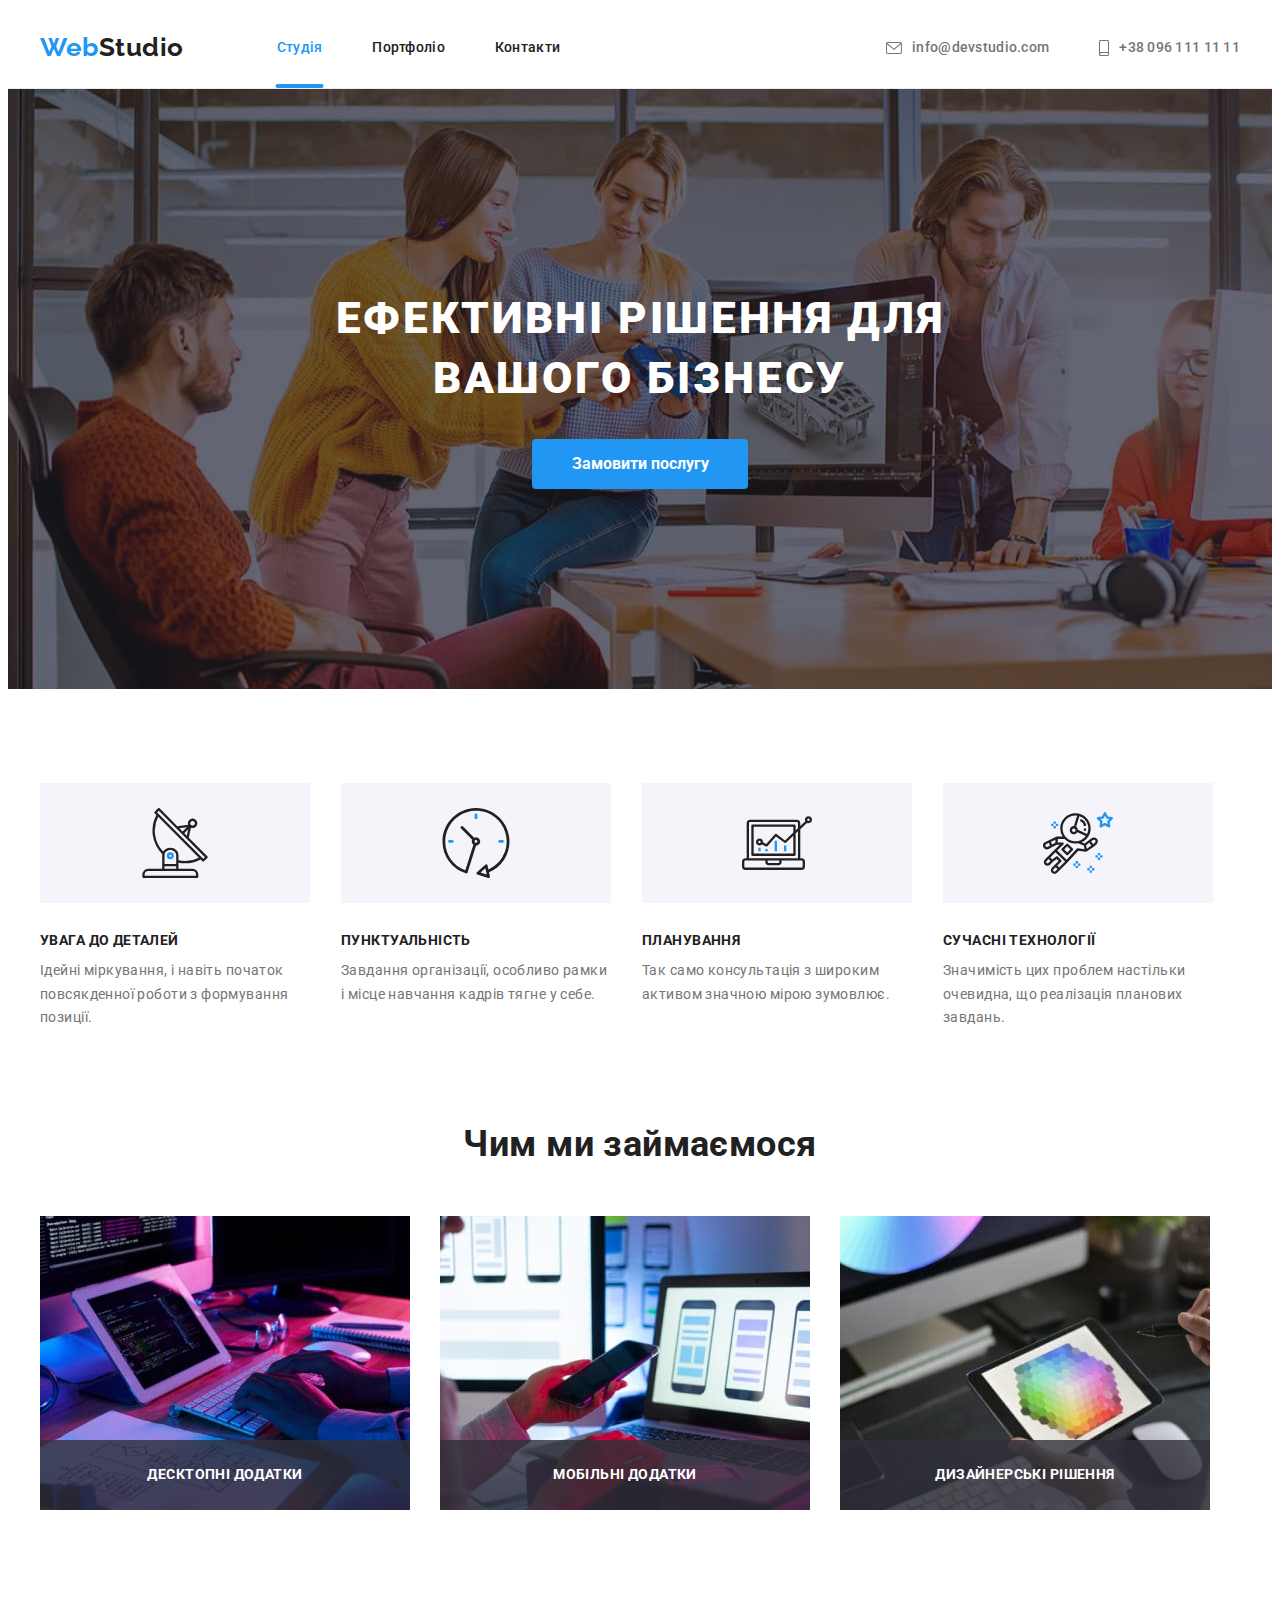
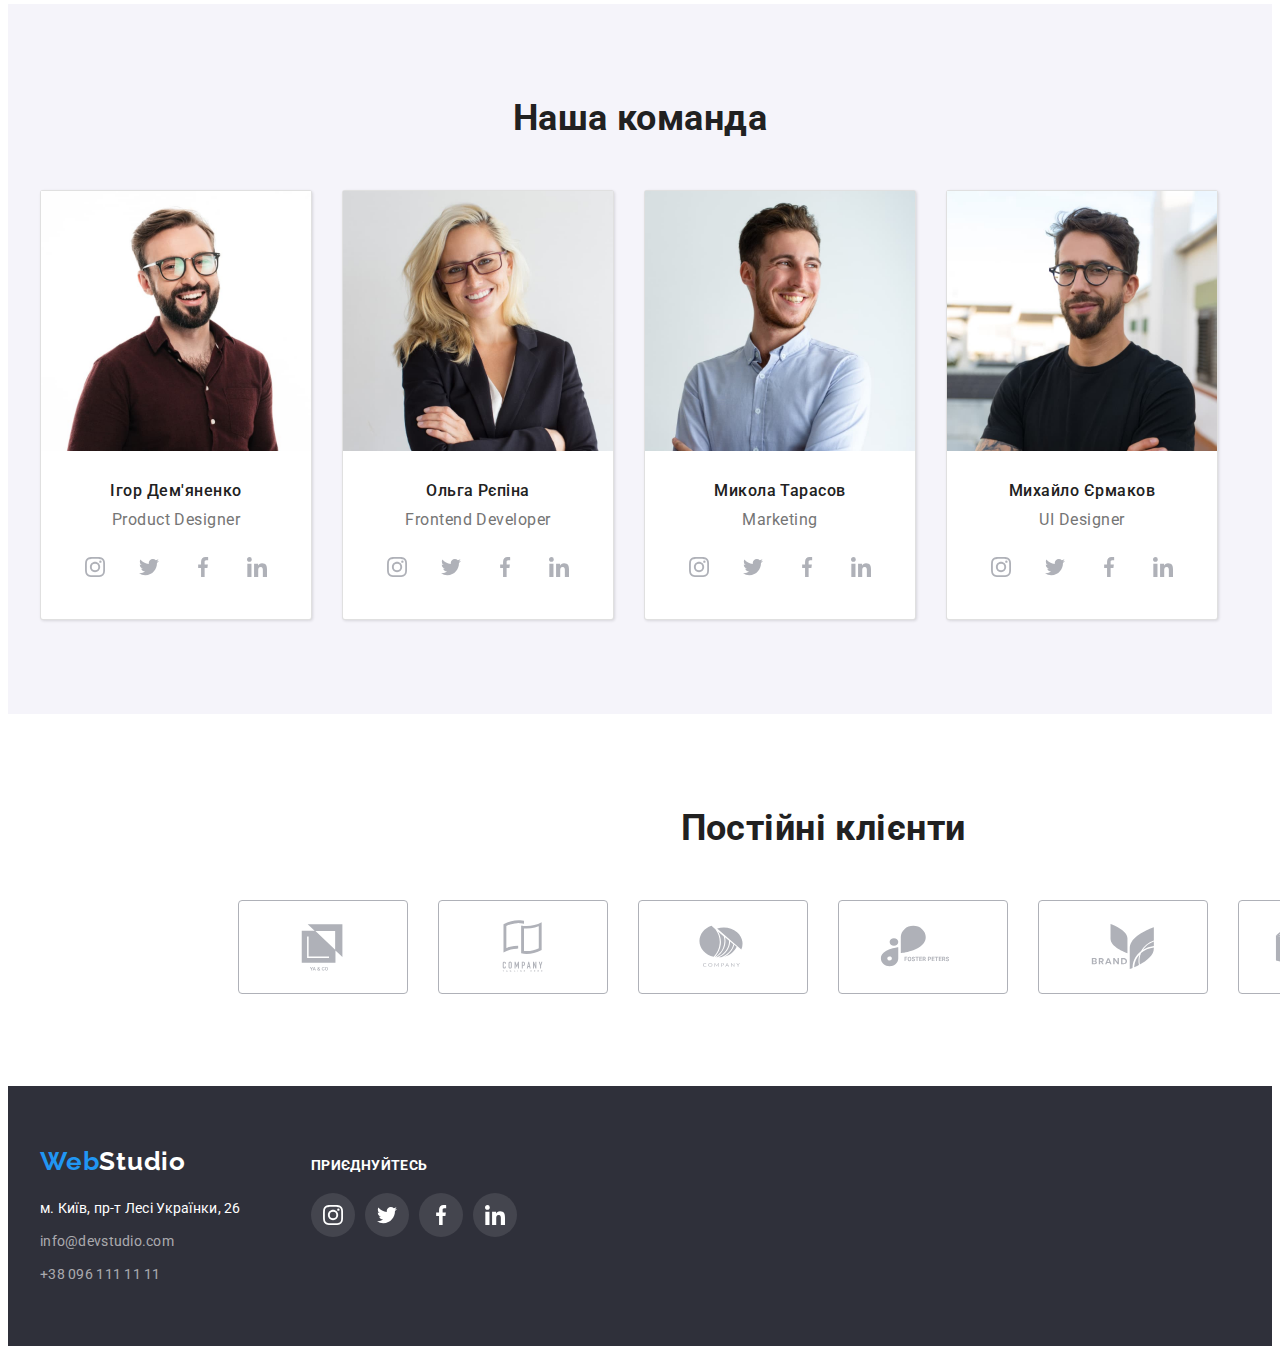
<file: index.html>
<!DOCTYPE html>
<html lang="uk">
  <head>
    <meta charset="UTF-8" />
    <meta http-equiv="X-UA-Compatible" content="IE=edge" />
    <meta name="viewport" content="width=device-width, initial-scale=1.0" />
    <link rel="preconnect" href="https://fonts.googleapis.com" />
    <link rel="preconnect" href="https://fonts.gstatic.com" crossorigin />
    <link
      href="https://fonts.googleapis.com/css2?family=Raleway:wght@700&family=Roboto:wght@400;500;700;900&display=swap"
      rel="stylesheet"
    />

    <!-- Modern-Marmalize -->
    <link
      rel="stylesheet"
      href="https://cdnjs.cloudflare.com/ajax/libs/modern-normalize/1.1.0/modern-normalize.min.css"
      integrity="sha512-wpPYUAdjBVSE4KJnH1VR1HeZfpl1ub8YT/NKx4PuQ5NmX2tKuGu6U/JRp5y+Y8XG2tV+wKQpNHVUX03MfMFn9Q=="
      crossorigin="anonymous"
      referrerpolicy="no-referrer"
    />
    <!-- Custom styles -->

    <link rel="stylesheet" href="css/styles.css" />
    <title>Web-Studio</title>
  </head>

  <body>
    <header class="head">
      <div class="header-container container">
        <a class="logo-head link" href="">
          <span class="web">Web</span>Studio
        </a>
        <nav>
          <ul class="list menu">
            <li class="item-menu">
              <a class="link current" href="">Студія</a>
            </li>
            <li class="item-menu">
              <a
                class="link link-portfolio"
                target="_blank"
                href="./portfolio.html"
                >Портфоліо</a
              >
            </li>
            <li class="item-menu">
              <a class="link link-contact" href="">Контакти</a>
            </li>
          </ul>
        </nav>
        <ul class="contacts list">
          <li class="contact-item">
            <a class="contact-header link" href="mailto:info@devstudio.com">
              <svg class="header-icon" width="16" height="12">
                <use href="./img/icon/icons.svg#icon-envelope"></use>
              </svg>

              info@devstudio.com
            </a>
          </li>
          <li class="contact-item">
            <a class="contact-header link" href="tel:+380961111111">
              <svg class="header-icon" width="10" height="16">
                <use href="./img/icon/icons.svg#icon-smartphone"></use>
              </svg>
              +38 096 111 11 11
            </a>
          </li>
        </ul>
      </div>
    </header>

    <main class="main">
      <section class="section slogan">
        <div class="container slogan">
          <h1 class="slogan-title">Ефективні рішення для вашого бізнесу</h1>
          <button class="button btn-service" type="button" data-modal-open>
            Замовити послугу
          </button>
        </div>
      </section>

      <section class="section-character">
        <div class="container">
          <h2 hidden>Характеристика нашої роботи</h2>
          <ul class="list character">
            <li class="iten-character">
              <div class="size-character">
                <svg class="character-icon" width="70" height="70">
                  <use href="./img/icon/iconscha.svg#icon-antenna"></use>
                </svg>
              </div>

              <h3 class="section-title characteristic">УВАГА ДО ДЕТАЛЕЙ</h3>
              <p class="paragraph">
                Ідейні міркування, і навіть початок повсякденної роботи з
                формування позиції.
              </p>
            </li>

            <li class="iten-character">
              <div class="size-character">
                <svg class="character-icon" width="70" height="70">
                  <use href="./img/icon/iconscha.svg#icon-clock"></use>
                </svg>
              </div>
              <h3 class="section-title characteristic">ПУНКТУАЛЬНІСТЬ</h3>
              <p class="paragraph">
                Завдання організації, особливо рамки і місце навчання кадрів
                тягне у себе.
              </p>
            </li>
            <li class="iten-character">
              <div class="size-character">
                <svg class="character-icon" width="70" height="70">
                  <use href="./img/icon/iconscha.svg#icon-diagram"></use>
                </svg>
              </div>
              <h3 class="section-title characteristic">ПЛАНУВАННЯ</h3>
              <p class="paragraph">
                Так само консультація з широким активом значною мірою зумовлює.
              </p>
            </li>
            <li class="icon-diagram">
              <div class="size-character">
                <svg class="character-icon" width="70" height="70">
                  <use href="./img/icon/iconscha.svg#icon-astronaut"></use>
                </svg>
              </div>
              <h3 class="section-title characteristic">СУЧАСНІ ТЕХНОЛОГІЇ</h3>
              <p class="paragraph">
                Значимість цих проблем настільки очевидна, що реалізація
                планових завдань.
              </p>
            </li>
          </ul>
        </div>
      </section>

      <section class="section do">
        <div class="container">
          <h2 class="section-title do">Чим ми займаємося</h2>
          <ul class="activity-pic list">
            <li class="item-activity">
              <img
                src="img/activity1.jpg"
                alt="algorithm"
                width="370"
                height="294"
              />
              <p class="activity-text">Десктопні додатки</p>
            </li>
            <li class="item-activity">
              <img
                src="img/activity2.jpg"
                alt="cooperation"
                width="370"
                height="294"
              />

              <p class="activity-text">Мобільні додатки</p>
              <p></p>
            </li>

            <li class="item-activity">
              <img
                src="img/activity3.jpg"
                alt="design"
                width="370"
                height="294"
              />
              <p class="activity-text">Дизайнерські рішення</p>
            </li>
          </ul>
        </div>
      </section>

      <section class="section comand">
        <div class="container">
          <h2 class="section-title do">Наша команда</h2>
          <ul class="list list-comand">
            <li class="comand-item">
              <img
                class="item-img"
                src="./img/team1.jpg"
                alt="Фото працівника1"
                width="270"
                height="260"
              />
              <div class="div-comand">
                <h3 class="section-title name">Ігор Дем'яненко</h3>
                <p class="work" lang="en">Product Designer</p>

                <ul class="socials list">
                  <li class="socials-item">
                    <a
                      class="socials-link link"
                      href="https://instagram.com"
                      target="_blank"
                      rel="noopener noreferrer"
                      aria-label="Instagram icon"
                    >
                      <svg class="socials-icon" width="20" height="20">
                        <use href="./img/icon/icons.svg#icon-instagram"></use>
                      </svg>
                    </a>
                  </li>

                  <li class="socials-item">
                    <a
                      class="socials-link link"
                      href=""
                      target="_blank"
                      rel="noopener noreferrer"
                      aria-label="Twitter"
                    >
                      <svg class="socials-icon" width="20" height="20">
                        <use href="./img/icon/icons.svg#icon-twitter"></use>
                      </svg>
                    </a>
                  </li>

                  <li class="socials-item">
                    <a
                      class="socials-link link"
                      href=""
                      target="_blank"
                      rel="noopener noreferrer"
                      aria-label="Facebook"
                    >
                      <svg class="socials-icon" width="20" height="20">
                        <use href="./img/icon/icons.svg#icon-facebook"></use>
                      </svg>
                    </a>
                  </li>

                  <li class="socials-item">
                    <a
                      class="socials-link link"
                      href=""
                      target="_blank"
                      rel="noopener noreferrer"
                      aria-label="Linkedin"
                    >
                      <svg class="socials-icon" width="20" height="20">
                        <use href="./img/icon/icons.svg#icon-linkedin"></use>
                      </svg>
                    </a>
                  </li>
                </ul>
              </div>
            </li>
            <li class="comand-item">
              <img
                class="item-img"
                src="./img/team2.jpg"
                alt="Фото працівника2"
                width="270"
                height="260"
              />
              <div class="div-comand">
                <h3 class="section-title name">Ольга Рєпіна</h3>
                <p class="work" lang="en">Frontend Developer</p>
                <ul class="socials list">
                  <li class="socials-item">
                    <a
                      class="socials-link link"
                      href="https://instagram.com"
                      target="_blank"
                      rel="noopener noreferrer"
                      aria-label="Instagram icon"
                    >
                      <svg class="socials-icon" width="20" height="20">
                        <use href="./img/icon/icons.svg#icon-instagram"></use>
                      </svg>
                    </a>
                  </li>

                  <li class="socials-item">
                    <a
                      class="socials-link link"
                      href=""
                      target="_blank"
                      rel="noopener noreferrer"
                      aria-label="Twitter"
                    >
                      <svg class="socials-icon" width="20" height="20">
                        <use href="./img/icon/icons.svg#icon-twitter"></use>
                      </svg>
                    </a>
                  </li>

                  <li class="socials-item">
                    <a
                      class="socials-link link"
                      href=""
                      target="_blank"
                      rel="noopener noreferrer"
                      aria-label="Facebook"
                    >
                      <svg class="socials-icon" width="20" height="20">
                        <use href="./img/icon/icons.svg#icon-facebook"></use>
                      </svg>
                    </a>
                  </li>

                  <li class="socials-item">
                    <a
                      class="socials-link link"
                      href=""
                      target="_blank"
                      rel="noopener noreferrer"
                      aria-label="Linkedin"
                    >
                      <svg class="socials-icon" width="20" height="20">
                        <use href="./img/icon/icons.svg#icon-linkedin"></use>
                      </svg>
                    </a>
                  </li>
                </ul>
              </div>
            </li>
            <li class="comand-item">
              <img
                class="item-img"
                src="./img/team3.jpg"
                alt="Фото працівника3"
                width="270"
                height="260"
              />
              <div class="div-comand">
                <h3 class="section-title name">Микола Тарасов</h3>
                <p class="work" lang="en">Marketing</p>
                <ul class="socials list">
                  <li class="socials-item">
                    <a
                      class="socials-link link"
                      href="https://instagram.com"
                      target="_blank"
                      rel="noopener noreferrer"
                      aria-label="Instagram icon"
                    >
                      <svg class="socials-icon" width="20" height="20">
                        <use href="./img/icon/icons.svg#icon-instagram"></use>
                      </svg>
                    </a>
                  </li>

                  <li class="socials-item">
                    <a
                      class="socials-link link"
                      href=""
                      target="_blank"
                      rel="noopener noreferrer"
                      aria-label="Twitter"
                    >
                      <svg class="socials-icon" width="20" height="20">
                        <use href="./img/icon/icons.svg#icon-twitter"></use>
                      </svg>
                    </a>
                  </li>

                  <li class="socials-item">
                    <a
                      class="socials-link link"
                      href=""
                      target="_blank"
                      rel="noopener noreferrer"
                      aria-label="Facebook"
                    >
                      <svg class="socials-icon" width="20" height="20">
                        <use href="./img/icon/icons.svg#icon-facebook"></use>
                      </svg>
                    </a>
                  </li>

                  <li class="socials-item">
                    <a
                      class="socials-link link"
                      href=""
                      target="_blank"
                      rel="noopener noreferrer"
                      aria-label="Linkedin"
                    >
                      <svg class="socials-icon" width="20" height="20">
                        <use href="./img/icon/icons.svg#icon-linkedin"></use>
                      </svg>
                    </a>
                  </li>
                </ul>
              </div>
            </li>
            <li class="comand-item">
              <img
                class="item-img"
                src="./img/team4.jpg"
                alt="Фото працівника4"
                width="270"
                height="260"
              />
              <div class="div-comand">
                <h3 class="section-title name">Михайло Єрмаков</h3>
                <p class="work" lang="en">UI Designer</p>
                <ul class="socials list">
                  <li class="socials-item">
                    <a
                      class="socials-link link"
                      href="https://instagram.com"
                      target="_blank"
                      rel="noopener noreferrer"
                      aria-label="Instagram icon"
                    >
                      <svg class="socials-icon" width="20" height="20">
                        <use href="./img/icon/icons.svg#icon-instagram"></use>
                      </svg>
                    </a>
                  </li>

                  <li class="socials-item">
                    <a
                      class="socials-link link"
                      href=""
                      target="_blank"
                      rel="noopener noreferrer"
                      aria-label="Twitter"
                    >
                      <svg class="socials-icon" width="20" height="20">
                        <use href="./img/icon/icons.svg#icon-twitter"></use>
                      </svg>
                    </a>
                  </li>

                  <li class="socials-item">
                    <a
                      class="socials-link link"
                      href=""
                      target="_blank"
                      rel="noopener noreferrer"
                      aria-label="Facebook"
                    >
                      <svg class="socials-icon" width="20" height="20">
                        <use href="./img/icon/icons.svg#icon-facebook"></use>
                      </svg>
                    </a>
                  </li>

                  <li class="socials-item">
                    <a
                      class="socials-link link"
                      href=""
                      target="_blank"
                      rel="noopener noreferrer"
                      aria-label="Linkedin"
                    >
                      <svg class="socials-icon" width="20" height="20">
                        <use href="./img/icon/icons.svg#icon-linkedin"></use>
                      </svg>
                    </a>
                  </li>
                </ul>
              </div>
            </li>
          </ul>
        </div>
      </section>

      <section class="section clients">
        <div class="container clients">
          <h2 class="section-title do">Постійні клієнти</h2>

          <ul class="clients list">
            <li class="client-item">
              <a
                class="clients-link link"
                href=""
                target="_blank"
                rel="noopener noreferrer"
                aria-label="Сlient1"
              >
                <svg class="clients-icons" width="106" height="60">
                  <use href="./img/icon/icons.svg#icon-client1"></use>
                </svg>
              </a>
            </li>

            <li class="client-item">
              <a
                class="clients-link link"
                href=""
                target="_blank"
                rel="noopener noreferrer"
                aria-label="Сlient2"
              >
                <svg class="clients-icons" width="106" height="60">
                  <use href="./img/icon/icons.svg#icon-client2"></use>
                </svg>
              </a>
            </li>
            <li class="client-item">
              <a
                class="clients-link link"
                href=""
                target="_blank"
                rel="noopener noreferrer"
                aria-label="Сlient3"
              >
                <svg class="clients-icons" width="106" height="60">
                  <use href="./img/icon/icons.svg#icon-client3"></use>
                </svg>
              </a>
            </li>
            <li class="client-item">
              <a
                class="clients-link link"
                href=""
                target="_blank"
                rel="noopener noreferrer"
                aria-label="Сlient4"
              >
                <svg class="clients-icons" width="106" height="60">
                  <use href="./img/icon/icons.svg#icon-client4"></use>
                </svg>
              </a>
            </li>
            <li class="client-item">
              <a
                class="clients-link link"
                href=""
                target="_blank"
                rel="noopener noreferrer"
                aria-label="Сlient5"
              >
                <svg class="clients-icons" width="106" height="60">
                  <use href="./img/icon/icons.svg#icon-client5"></use>
                </svg>
              </a>
            </li>
            <li class="client-item">
              <a
                class="clients-link link"
                href=""
                target="_blank"
                rel="noopener noreferrer"
                aria-label="Сlient6"
              >
                <svg class="clients-icons" width="106" height="60">
                  <use href="./img/icon/icons.svg#icon-client6"></use>
                </svg>
              </a>
            </li>
          </ul>
        </div>
      </section>
    </main>

    <footer class="footer-section">
      <div class="container footer">
        <div class="contain-contacts">
          <a class="footer-logo link" href="">
            <span class="web">Web</span><span class="studio">Studio</span>
          </a>
          <address class="address">
            <ul class="list list-footer">
              <li class="footer-item">
                <a
                  class="maps link"
                  target="_blank"
                  rel="noopener noreferrer"
                  href="https://goo.gl/maps/65PzK32d4VQXNa8F9"
                >
                  м. Київ, пр-т Лесі Українки, 26
                </a>
              </li>
              <li class="footer-item">
                <a
                  class="contact-footer link marg"
                  href="mailto:info@devstudio.com"
                  >info@devstudio.com</a
                >
              </li>
              <li class="footer-item">
                <a class="contact-footer link" href="tel:+380961111111"
                  >+38 096 111 11 11</a
                >
              </li>
            </ul>
          </address>
        </div>

        <div class="contain-socials">
          <strong class="section-title footer">ПРИЄДНУЙТЕСЬ</strong>
          <ul class="socials list">
            <li class="socials-item">
              <a
                class="socials-link footer link"
                href="https://instagram.com"
                target="_blank"
                rel="noopener noreferrer"
                aria-label="Instagram icon"
              >
                <svg class="socials-icon" width="20" height="20">
                  <use href="./img/icon/icons.svg#icon-instagram"></use>
                </svg>
              </a>
            </li>

            <li class="socials-item">
              <a
                class="socials-link footer link"
                href=""
                target="_blank"
                rel="noopener noreferrer"
                aria-label="Twitter"
              >
                <svg class="socials-icon" width="20" height="20">
                  <use href="./img/icon/icons.svg#icon-twitter"></use>
                </svg>
              </a>
            </li>

            <li class="socials-item">
              <a
                class="socials-link footer link"
                href=""
                target="_blank"
                rel="noopener noreferrer"
                aria-label="Facebook"
              >
                <svg class="socials-icon" width="20" height="20">
                  <use href="./img/icon/icons.svg#icon-facebook"></use>
                </svg>
              </a>
            </li>

            <li class="socials-item">
              <a
                class="socials-link footer link"
                href=""
                target="_blank"
                rel="noopener noreferrer"
                aria-label="Linkedin"
              >
                <svg class="socials-icon" width="20" height="20">
                  <use href="./img/icon/icons.svg#icon-linkedin"></use>
                </svg>
              </a>
            </li>
          </ul>
        </div>
      </div>
    </footer>

    <!-- Modal window -->
    <div class="backdrop is-hidden" data-modal>
      <div class="modal">
        <button class="modal-btn" data-modal-close>
          <svg class="modal-icon" width="18" height="18">
            <use href="./img/icon/icons.svg#icon-x"></use>
          </svg>
        </button>
      </div>
    </div>

    <script src="./js/modal.js"></script>
  </body>
</html>
</file>
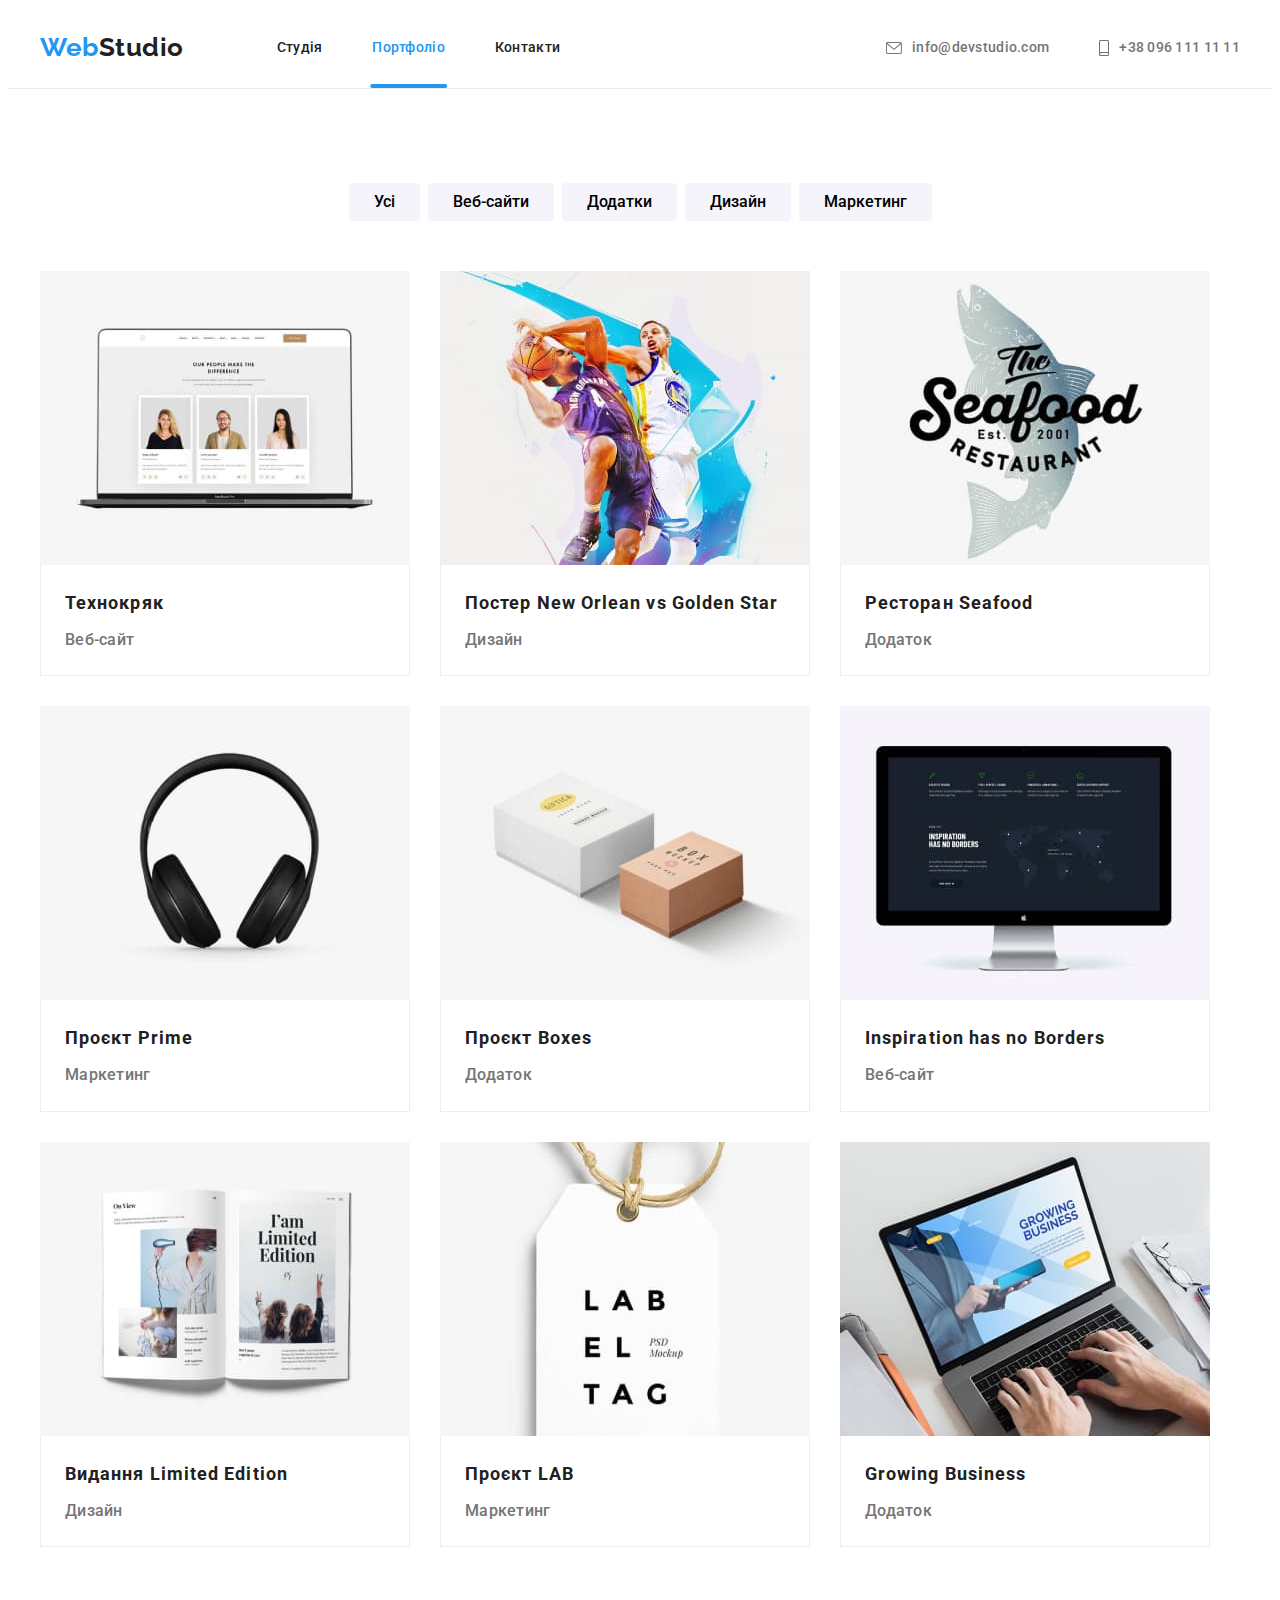
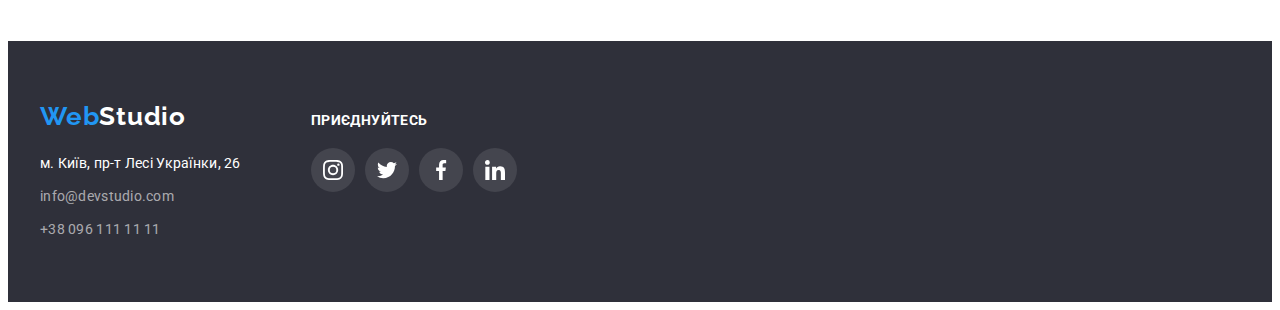
<file: portfolio.html>
<!DOCTYPE html>
<html lang="uk">
	<head>
		<meta charset="UTF-8" >
		<meta http-equiv="X-UA-Compatible" content="IE=edge" >
		<meta name="viewport" content="width=device-width, initial-scale=1.0" >
		<link rel="preconnect" href="https://fonts.googleapis.com" >
		<link rel="preconnect" href="https://fonts.googleapis.com" >
		<link rel="preconnect" href="https://fonts.gstatic.com" crossorigin >
		<link
			href="https://fonts.googleapis.com/css2?family=Raleway:wght@700&family=Roboto:wght@400;500;700;900&display=swap"
			rel="stylesheet"
		>
		<!-- Modern-Marmalize -->
		<link
			rel="stylesheet"
			href="https://cdnjs.cloudflare.com/ajax/libs/modern-normalize/1.1.0/modern-normalize.min.css"
			integrity="sha512-wpPYUAdjBVSE4KJnH1VR1HeZfpl1ub8YT/NKx4PuQ5NmX2tKuGu6U/JRp5y+Y8XG2tV+wKQpNHVUX03MfMFn9Q=="
			crossorigin="anonymous"
			referrerpolicy="no-referrer"
		>

		<link rel="stylesheet" href="./css/styles.css" >

		<title>Портфоліо</title>
	</head>
	<body>
		<header class="head">
			<div class="header-container container">
				<a class="logo-head link" href="">
					<span class="web">Web</span>Studio
				</a>
				<nav>
					<ul class="list menu">
						<li class="item-menu"><a class="link studia" target="_blank" href="./index.html">Студія</a></li>
						<li class="item-menu"><a class="link current link-portfolio">Портфоліо</a></li>
						<li class="item-menu"><a class="link link-contact" href="">Контакти</a></li>
					</ul>
				</nav>
				<ul class="contacts list">
					<li class="contact-item">
						<a class="contact-header link" href="mailto:info@devstudio.com">
							<svg class="header-icon" width="16" height="12">
								<use href="./img/icon/icons.svg#icon-envelope"></use>
							</svg>

							info@devstudio.com
						</a>
					</li>
					<li class="contact-item">
						<a class="contact-header link" href="tel:+380961111111">
							<svg class="header-icon" width="10" height="16">
								<use href="./img/icon/icons.svg#icon-smartphone"></use>
							</svg>
							+38 096 111 11 11
						</a>
					</li>
				</ul>
			</div>
		</header>

		<main>
			<section class="section portfolio">
				<div class="container container-portfolio">
					<h1 hidden>Наші продукти</h1>
					<ul class="products list">
						<li><button class="button btn-list" type="button">Усі</button></li>
						<li><button class="button btn-list" type="button">Веб-сайти</button></li>
						<li><button class="button btn-list" type="button">Додатки</button></li>
						<li><button class="button btn-list" type="button">Дизайн</button></li>
						<li><button class="button btn-list" type="button">Маркетинг</button></li>
					</ul>

					<ul class="list projects">

						<li class="project-item">
							<div class="team-thumb">
							<div class="overlay">
								<p class="overlay-text">Ресурс пропонує комплексні пропозиції з різним рівнем функціоналу та сервісів. Все це дозволить відвідувачу отримати вичерпні відомості про компанію чи приватну особу.</p>
							</div>
							
							<a class="link-project link" href="">
								<img class="img-project" src="./img/portfolio1.jpg" alt="Три різні людини" height="294" >
								</div>
								<div class="item-project">
									<h2 class="work-name">Технокряк</h2>
									<p class="job">Веб-сайт</p>
								</div>
							</a>
						</li>
						<li class="project-item">
							<div class="team-thumb">
								<div class="overlay">
									<p class="overlay-text">Ресурс пропонує комплексні пропозиції з різним рівнем функціоналу та сервісів. Все це дозволить відвідувачу отримати вичерпні відомості про компанію чи приватну особу.</p>
								</div>

							<a class="link-project link" href="">
								<img class="img-project" src="./img/portfolio2.jpg" alt="Баскетбол" height="294" >
							</div>
								<div class="item-project">
									<h2 class="work-name">
										Постер
										<span lang="en">New Orlean vs Golden Star</span>
									</h2>
									<p class="job">Дизайн</p>
								</div>
							</a>
						</li>


						<li class="project-item">
							<div class="team-thumb">
								<div class="overlay">
									<p class="overlay-text">Ресурс пропонує комплексні пропозиції з різним рівнем функціоналу та сервісів. Все це дозволить відвідувачу отримати вичерпні відомості про компанію чи приватну особу.</p>
								</div>
							<a class="link-project link" href="">
								<img class="img-project" src="./img/portfolio3.jpg" alt="Логотип ресторану" height="294" >
							</div>
								<div class="item-project">
									<h2 class="work-name">
										Ресторан
										<span lang="en">Seafood</span>
									</h2>
									<p class="job">Додаток</p>
								</div>
							</a>
						</li>
						<li class="project-item">
							<div class="team-thumb">
								<div class="overlay">
									<p class="overlay-text">Ресурс пропонує комплексні пропозиції з різним рівнем функціоналу та сервісів. Все це дозволить відвідувачу отримати вичерпні відомості про компанію чи приватну особу.</p>
								</div>
							<a class="link-project link" href="">
								<img class="img-project" src="./img/portfolio4.jpg" alt="Великі навушники" height="294" >
							</div>
								<div class="item-project">
									<h2 class="work-name">
										Проєкт
										<span lang="en">Prime</span>
									</h2>
									<p class="job">Маркетинг</p>
								</div>
							</a>
						</li>
						<li class="project-item">
							<div class="team-thumb">
								<div class="overlay">
									<p class="overlay-text">Ресурс пропонує комплексні пропозиції з різним рівнем функціоналу та сервісів. Все це дозволить відвідувачу отримати вичерпні відомості про компанію чи приватну особу.</p>
								</div>
							<a class="link-project link" href="">
								<img class="img-project" src="./img/portfolio5.jpg" alt="Коробки" height="294" >
							</div>
								<div class="item-project">
									<h2 class="work-name">
										Проєкт
										<span lang="en">Boxes</span>
									</h2>
									<p class="job">Додаток</p>
								</div>
							</a>
						</li>
						<li class="project-item">
							<div class="team-thumb">
								<div class="overlay">
									<p class="overlay-text">Ресурс пропонує комплексні пропозиції з різним рівнем функціоналу та сервісів. Все це дозволить відвідувачу отримати вичерпні відомості про компанію чи приватну особу.</p>
								</div>
							<a class="link-project link" href="">
								<img class="img-project" src="./img/portfolio6.jpg" alt="Комп'ютер" height="294" >
							</div>
								<div class="item-project">
									<h2 class="work-name" lang="en">Inspiration has no Borders</h2>
									<p class="job">Веб-сайт</p>
								</div>
							</a>
						</li>
						<li class="project-item">
							<div class="team-thumb">
								<div class="overlay">
									<p class="overlay-text">Ресурс пропонує комплексні пропозиції з різним рівнем функціоналу та сервісів. Все це дозволить відвідувачу отримати вичерпні відомості про компанію чи приватну особу.</p>
								</div>
							<a class="link-project link" href="">
								<img class="img-project" src="./img/portfolio7.jpg" alt="Журнал" height="294" >
							</div>
								<div class="item-project">
									<h2 class="work-name">
										Видання
										<span lang="en">Limited Edition</span>
									</h2>
									<p class="job">Дизайн</p>
								</div>
							</a>
						</li>
						<li class="project-item">
							<div class="team-thumb">
								<div class="overlay">
									<p class="overlay-text">Ресурс пропонує комплексні пропозиції з різним рівнем функціоналу та сервісів. Все це дозволить відвідувачу отримати вичерпні відомості про компанію чи приватну особу.</p>
								</div>
							<a class="link-project link" href="">
								<img class="img-project" src="./img/portfolio8.jpg" alt="Етикетка" height="294" >
							</div>
								<div class="item-project">
									<h2 class="work-name">
										Проєкт
										<span lang="en">LAB</span>
									</h2>
									<p class="job">Маркетинг</p>
								</div>
							</a>
						</li>
						<li class="project-item">
							<div class="team-thumb">
								<div class="overlay">
									<p class="overlay-text">Ресурс пропонує комплексні пропозиції з різним рівнем функціоналу та сервісів. Все це дозволить відвідувачу отримати вичерпні відомості про компанію чи приватну особу.</p>
								</div>
							<a class="link-project link" href="">
								<img class="img-project" src="./img/portfolio9.jpg" alt="Ноутбук" height="294" >
							</div>
								<div class="item-project">
									<h2 class="work-name" lang="en">Growing Business</h2>
									<p class="job">Додаток</p>
								
							</a>
						</div>
							

						</li>
					</ul>
				</div>
			</section>
		</main>
		<footer class="footer-section">
			<div class="container footer">
				<div class="contain-contacts">
					<a class="footer-logo link" href="">
						<span class="web">Web</span><span class="studio">Studio</span>
					</a>
					<address class="address">
						<ul class="list list-footer">
							<li class="footer-item">
								<a
									class="maps link"
									target="_blank"
									rel="noopener noreferrer"
									href="https://goo.gl/maps/65PzK32d4VQXNa8F9"
								>
									м. Київ, пр-т Лесі Українки, 26
								</a>
							</li>
							<li class="footer-item">
								<a class="contact-footer link marg" href="mailto:info@devstudio.com">info@devstudio.com</a>
							</li>
							<li class="footer-item"><a class="contact-footer link" href="tel:+380961111111">+38 096 111 11 11</a></li>
						</ul>
					</address>
				</div>

				<div class="contain-socials">
					<strong class="section-title footer">ПРИЄДНУЙТЕСЬ</strong>
					<ul class="socials list">
						<li class="socials-item">
							<a
								class="socials-link footer link"
								href="https://instagram.com"
								target="_blank"
								rel="noopener noreferrer"
								aria-label="Instagram icon"
							>
								<svg class="socials-icon" width="20" height="20">
									<use href="./img/icon/icons.svg#icon-instagram"></use>
								</svg>
							</a>
						</li>

						<li class="socials-item">
							<a
								class="socials-link footer link"
								href=""
								target="_blank"
								rel="noopener noreferrer"
								aria-label="Twitter"
							>
								<svg class="socials-icon" width="20" height="20">
									<use href="./img/icon/icons.svg#icon-twitter"></use>
								</svg>
							</a>
						</li>

						<li class="socials-item">
							<a
								class="socials-link footer link"
								href=""
								target="_blank"
								rel="noopener noreferrer"
								aria-label="Facebook"
							>
								<svg class="socials-icon" width="20" height="20">
									<use href="./img/icon/icons.svg#icon-facebook"></use>
								</svg>
							</a>
						</li>

						<li class="socials-item">
							<a
								class="socials-link footer link"
								href=""
								target="_blank"
								rel="noopener noreferrer"
								aria-label="Linkedin"
							>
								<svg class="socials-icon" width="20" height="20">
									<use href="./img/icon/icons.svg#icon-linkedin"></use>
								</svg>
							</a>
						</li>
					</ul>
				</div>
			</div>
		</footer>
	</body>
</html>
</file>
<file: css/styles.css>
:root {
  --primary-text-color: #757575;
  --title-text-color: #212121;
  --link-color: #2196f3;
  --primary-bg-color: #ffffff;
  --secondary-bg-color: #2f303a;
  --third-bg-color: #f5f4fa;
  --logo-color: #000000;
}

body {
  background: var(-primary-bg-color);
  color: var(--primary-text-color);
  font-family: "Roboto", sans-serif;
  font-size: 14px;
  letter-spacing: 0.03em;
}

/* -----RESET----- */

.list {
  list-style: none;
  margin: 0;
  padding: 0;
}

h1,
h2,
h3,
h4,
h5,
h6,
p {
  margin: 0;
}

.link {
  text-decoration: none;
}

img {
  display: block;
  max-width: 100%;
  height: auto;
}

.container-footer,
.container {
  width: 1200px;
  padding-left: 15px;
  padding-right: 15px;
  margin: 0;
  margin-left: auto;
  margin-right: auto;
  /* outline: 3px solid rgb(46, 2, 2); */
}

.list {
  display: flex;
}

/*  ----....-----СТУДІЯ-----....-----*/

.header-container {
  display: flex;
  align-items: center;
}

/* Логотип */
.logo-head.link {
  margin-right: 93px;
}

.logo-head.link,
.footer-logo.link {
  font-family: "Raleway";
  font-weight: 700;
  font-size: 26px;
  line-height: 1.19;
}

.logo-head {
  color: var(--logo-color);
}

.web {
  color: var(--link-color);
}

/* Навігація */
.link {
  font-weight: 500;
  line-height: 1.14;
  letter-spacing: 0.02em;
  color: var(--title-text-color);

  transition-duration: 250ms;
  transition-timing-function: cubic-bezier(0.4, 0, 0.2, 1);
}

.link:hover,
.link:focus {
  color: var(--link-color);
}
.current {
  color: var(--link-color);
}

/* .list.menu>.link{
	position: relative; */

/* .list.menu{position: relative;} */

.item-menu {
  position: relative;
  /* outline: 1px solid red; */
}

.current::after {
  content: "";
  display: block;
  display: flex;
  justify-content: center;
  align-items: center;
  width: 107%;
  left: 50%;
  transform: translateX(-50%);
  /* width: 40px; */
  height: 4px;
  bottom: 0;
  /* left: 546px;
	top: 76px;
	 */
  background: var(--link-color);
  border-radius: 2px;

  position: absolute;
  /* left: 50%;
	bottom: 0;
	transform: translate(-50%); */
}

.logo-head.link {
  display: block;
  padding-top: 24px;
  padding-bottom: 25px;
}

/* Меню */

.list.menu {
  align-items: center;
  gap: 50px;
}

.link.studia,
.link-studio,
.link-contact,
.link.current,
.link-portfolio,
.contact-header {
  display: block;
  padding-top: 32px;
  padding-bottom: 32px;
}

/* Контакти */

.contacts.list {
  margin-left: auto;
}

.contact-item:first-child {
  margin-right: 50px;
}

.contact-header {
  display: flex;
  align-items: center;
  gap: 10px;
  font-weight: 500;
  line-height: 1.14;
  letter-spacing: 0.02em;
  color: var(--primary-text-color);
}
.contact {
  transition-duration: 250ms;
  transition-timing-function: cubic-bezier(0.4, 0, 0.2, 1);
}

.contact:hover,
.contact:focus {
  color: var(--link-color);
}

.header-icon {
  fill: currentColor;
}

/* -------------ТІЛО------------ */

.section.slogan {
  /* display: flex; */
  padding-top: 200px;
  padding-bottom: 200px;
}

.section.slogan {
  margin: 0 auto;
  max-width: 1600px;
  background-repeat: no-repeat;
  background-color: var(--secondary-bg-color);
  background-image: linear-gradient(
      rgba(47, 48, 58, 0.4),
      rgba(47, 48, 58, 0.4)
    ),
    url(../img/fon-img.jpg);
}

.slogan-title {
  width: 696px;
  font-weight: 900;
  font-size: 44px;
  line-height: 1.36;
  text-align: center;
  letter-spacing: 0.06em;
  text-transform: uppercase;
  margin: auto;
  margin-bottom: 30px;
  color: var(--primary-bg-color);
}

.button {
  font-family: "Roboto";
  font-size: 16px;
  border: 0px;
  border-radius: 4px;
  cursor: pointer;
}

.btn-service {
  min-width: 216px;
  min-height: 50px;
  padding: 10px 32px;
  font-weight: 700;
  line-height: 1.87;
  display: block;
  margin: auto;

  color: var(--primary-bg-color);
  background: var(--link-color);

  transition-duration: 250ms;
  transition-timing-function: cubic-bezier(0.4, 0, 0.2, 1);
}

.btn-service:focus,
.btn-service:hover,
.btn-service:active {
  box-shadow: 0px 4px 4px rgba(0, 0, 0, 0.15);
}

/* Характеристика нашої роботи */

.paragraph {
  width: 271px;
}

.section-title {
  color: var(--title-text-color);
}

.section-title.characteristic {
  font-size: 14px;
  line-height: 1.14;
  text-transform: uppercase;
}

.list.character {
  display: flex;
  gap: 30px;
}

.paragraph {
  line-height: 1.71;
}

.section-character {
  padding-top: 94px;
  padding-bottom: 94px;
}

.character-icon {
  display: flex;
  justify-content: center;
  align-items: center;
}

.size-character {
  display: flex;
  justify-content: center;
  align-items: center;
  width: 270px;
  height: 120px;
  background-color: #f5f4fa;
  margin-bottom: 30px;
}

.item-activity {
  position: relative;
}

.activity-text {
  display: flex;
  justify-content: center;
  align-items: center;
  height: 70px;
  font-weight: 700;
  font-size: 14px;
  line-height: 1.14;
  letter-spacing: 0.03em;
  text-transform: uppercase;
  width: 100%;

  color: var(--primary-bg-color);
  background-color: rgba(47, 48, 58, 0.8);

  position: absolute;
  bottom: 0;
}


/* Чим ми займаємося */

.activity-pic.list,
.list-comand {
  gap: 30px;
}

.section.do {
  padding-bottom: 94px;
}

.section-title.do {
  font-size: 36px;
  line-height: 1.16;
  text-align: center;
  margin-bottom: 50px;
}
.section-title.characteristic,
.section-title.name {
  margin-bottom: 10px;
}

/* Наша команда */

.comand-item {
  background-color: var(--primary-bg-color);
  border: 1px solid rgba(0, 0, 0, 0.12);
  border-radius: 3px;
  box-shadow: 1px 1px 3px rgba(0, 0, 0, 0.12);
}

.div-comand {
  padding-top: 30px;
  padding-bottom: 30px;
}

.section.comand {
  background-color: var(--third-bg-color);
  padding-top: 94px;
  padding-bottom: 94px;
}

.section-title.name {
  font-weight: 500;
  font-size: 16px;
  line-height: 1.19;
  text-align: center;
  letter-spacing: 0.03em;
}

.work {
  margin-bottom: 16px;
}

.socials {
  display: flex;
  justify-content: center;
  align-items: center;
  gap: 10px;
}

.socials-item {
  width: 44px;
  height: 44px;
}

.socials-link {
  display: flex;
  justify-content: center;
  align-items: center;
  width: 100%;
  height: 100%;
  border-radius: 50%;
  background-color: #ffffff;
  color: #afb1b8;

  transition-duration: 250ms;
  transition-timing-function: cubic-bezier(0.4, 0, 0.2, 1);
}

.socials-link:hover,
.socials-link:focus {
  background-color: var(--link-color);
  color: #ffffff;
}

.socials-icon {
  fill: currentColor;
}

/* Постійні клієнти */

.container.clients {
  padding: 94px 215px;
}

.clients.list {
  display: flex;
  align-items: center;
  justify-content: center;
  gap: 30px;
  color: #afb1b8;
}

.client-item {
  display: block;
  display: flex;
  width: 170px;
  height: 92px;
}

.clients-link.link {
  display: flex;
  justify-content: center;
  align-items: center;
  width: 100%;
  height: 100%;
  width: 170px;
  height: 92px;
  align-items: center;
  justify-content: center;

  border: 1px solid currentColor;
  border-radius: 4px;

  color: #afb1b8;
}

.clients-icons {
  display: flex;
  align-items: center;
  justify-content: center;
  fill: currentColor;

  transition-duration: 250ms;
  transition-timing-function: cubic-bezier(0.4, 0, 0.2, 1);
}

.clients-link:hover,
.clients-link:focus {
  color: var(--link-color);
}

/* ----------ПІДВАЛ-----------*/

.list-footer {
  display: inline;
}

.footer-logo.link {
  display: block;
  font-weight: 700;
  font-size: 26px;
  line-height: 1.19;
  letter-spacing: 0.03em;
  margin-bottom: 20px;
}

.studio {
  color: var(--primary-bg-color);
}

.work {
  font-size: 16px;
  line-height: 1.19;
  text-align: center;
  letter-spacing: 0.03em;
}

.footer-section {
  padding-top: 60px;
  padding-bottom: 60px;
  background: var(--secondary-bg-color);
}

.maps.link,
.contact-footer {
  display: block;
  line-height: 1.71;
  font-weight: normal;
  font-style: normal;
}

.maps.link {
  color: var(--primary-bg-color);
  transition-duration: 250ms;
  transition-timing-function: cubic-bezier(0.4, 0, 0.2, 1);
}

.contact-footer.link {
  color: rgba(255, 255, 255, 0.6);

  transition-duration: 250ms;
  transition-timing-function: cubic-bezier(0.4, 0, 0.2, 1);
}

.contact-footer.link:hover,
.contact-footer.link:focus,
.maps.link:hover,
.maps.link:focus {
  color: var(--link-color);
}

.footer-item:not(:last-child) {
  margin-bottom: 9px;
}

.container.footer {
  display: flex;
  align-items: baseline;
  gap: 70px;
}

.section-title.footer {
  font-style: bold;
  font-size: 14px;
  margin-bottom: 20px;
  color: #ffffff;
}

.contain-socials {
  display: flex;
  flex-direction: column;
}

.socials-link.footer {
  background-color: rgba(255, 255, 255, 0.1);
  color: #ffffff;
}

.socials-link {
  transition-duration: 250ms;
  transition-timing-function: cubic-bezier(0.4, 0, 0.2, 1);
}

.socials-link:hover,
.socials-link:focus {
  background-color: var(--link-color);
  color: #ffffff;
}

.socials-icon {
  fill: currentColor;
}

/* ------------Modal window ------------- */

.backdrop {
  position: fixed;
  top: 0;
  left: 0;

  width: 100%;
  height: 100%;
  background-color: rgba(0, 0, 0, 0.2);

  transition: opacity 250ms linear, visibility 250ms linear;
}

.backdrop.is-hidden {
  opacity: 0;
  visibility: hidden;
  pointer-events: none;
}

.backdrop.is-hidden .modal {
  opacity: 0;

  transform: translateX(-70%) translateY(-50%);
}

.modal {
  position: absolute;
  top: 50%;
  left: 50%;

  transform: translateX(-50%) translateY(-50%);

  width: 528px;
  height: 581px;

  background: #ffffff;
  box-shadow: 0px 1px 3px rgba(0, 0, 0, 0.12), 0px 1px 1px rgba(0, 0, 0, 0.14),
    0px 2px 1px rgba(0, 0, 0, 0.2);
  border-radius: 4px;

  transition: transform 250ms, opacity 250ms;
}

.modal-btn {
  display: inline-flex;
  align-items: center;
  position: absolute;
  justify-content: center;
  padding: 0;
  width: 30px;
  height: 30px;
  border-radius: 50%;
  background: #ffffff;
  border: 1px solid rgba(0, 0, 0, 0.1);
  margin-top: 8px;
  margin-right: 8px;
  right: 0;
  cursor: pointer;
}

.modal-icon {
  fill: #000000;
}

/*  ----....-----ПОРТФОЛІО-----....-----*/

.head {
  border-bottom: 1px solid #ececec;
}

.list.projects {
  margin-right: 0;
}

/* Кнопки*/
.btn-list {
  padding: 6px 22px;
  font-weight: 500;
  line-height: 1.62;

  background: var(--third-bg-color);
  color: var(title-text-color);

  transition-duration: 250ms;
  transition-timing-function: cubic-bezier(0.4, 0, 0.2, 1);
}

.btn-list:first-child {
  padding-left: 25px;
  padding-right: 25px;
}

.btn-list:focus,
.btn-list:hover,
.btn-list:active {
  color: var(--primary-bg-color);
  background: var(--link-color);
  box-shadow: 0px 2px 2px rgba(0, 0, 0, 0.12);
  box-shadow: 0px 1px 2px rgba(0, 0, 0, 0.08);
  box-shadow: 0px 3px 1px rgba(0, 0, 0, 0.1);
}

.products.list {
  gap: 8px;
  justify-content: center;
  margin-bottom: 50px;
}

/* --------ПРОЕКТИ------- */

/* .project-item{
	outline: 1px solid orangered;
} */

.section.portfolio {
  padding-top: 94px;
  padding-bottom: 94px;
}

.list.projects {
  display: block;
  display: flex;
  flex-wrap: wrap;
  gap: 30px;
}

.project-item {
  max-width: 370px;
  flex-basis: calc((100%-30px * 3) / 3);

  transition-duration: 250ms;
  transition-timing-function: cubic-bezier(0.4, 0, 0.2, 1);
}

/* ....Overley..... */

.team-thumb {
  position: relative;
  overflow: hidden;
}

.overlay {
  position: absolute;
  width: 100%;
  height: 100%;
  top: 0;
  left: 0;

  background-color: rgb(33, 150, 243, 0.9);

  transform: translateY(100%);

  transition: transform 250ms;
}

.overlay-text {
  display: flex;
  align-items: center;
  padding: 63px 24px;

  font-size: 18px;
  line-height: 28px;
  letter-spacing: 0.03em;
  color: #ffffff;
}

.project-item:hover .overlay {
  transform: translateY(0);
}

.link-project {
  display: block;

  transition-duration: 250ms;
  transition-timing-function: cubic-bezier(0.4, 0, 0.2, 1);
}

.link-project:hover {
  box-shadow: 0px 1px 1px rgba(0, 0, 0, 0.12), 0px 4px 4px rgba(0, 0, 0, 0.06),
    1px 4px 6px rgba(0, 0, 0, 0.16);
}

.item-project {
  padding: 20px 24px;
  border-right: 1px solid #eeeeee;
  border-bottom: 1px solid #eeeeee;
  border-left: 1px solid #eeeeee;
}

.work-name {
  font-size: 18px;
  line-height: 2;
  letter-spacing: 0.06em;
  margin-bottom: 4px;

  color: var(--title-text-color);
}

.job {
  font-size: 16px;
  line-height: 1.9;
  color: #757575;
}
</file>
